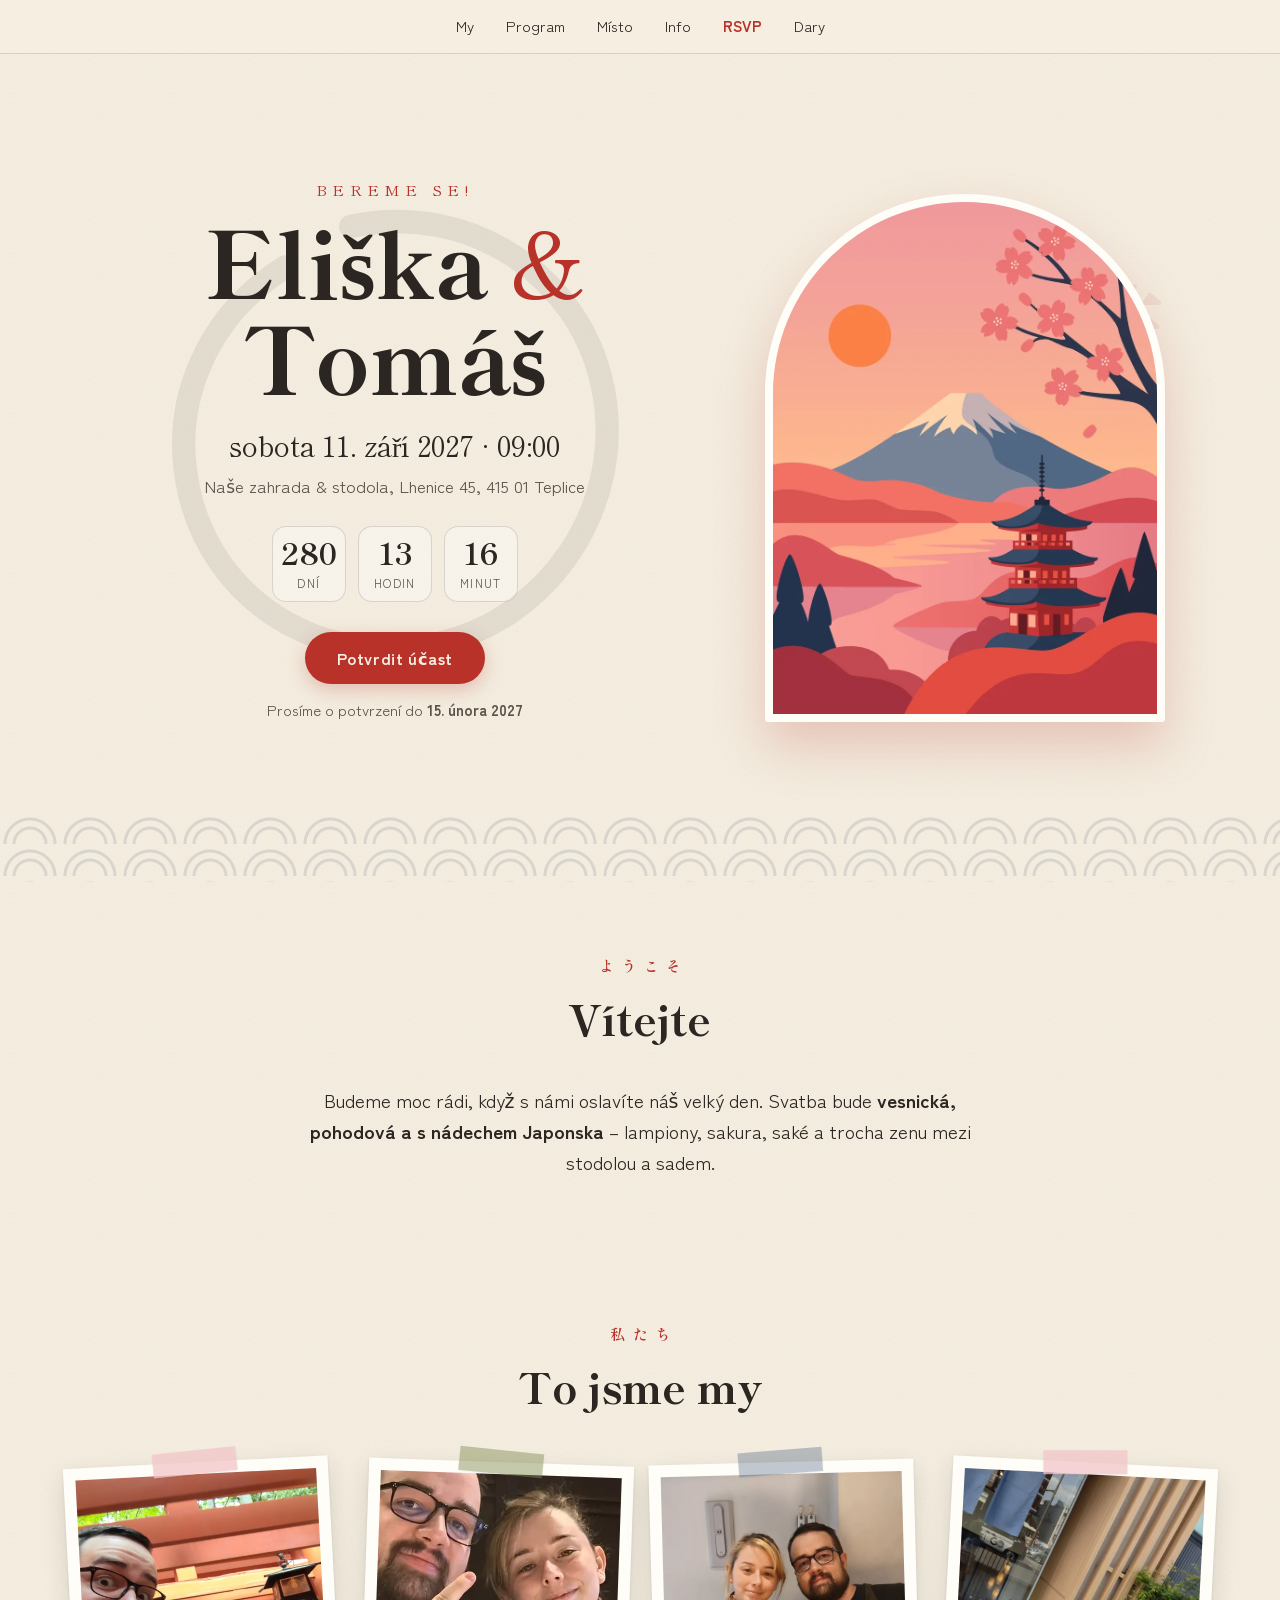
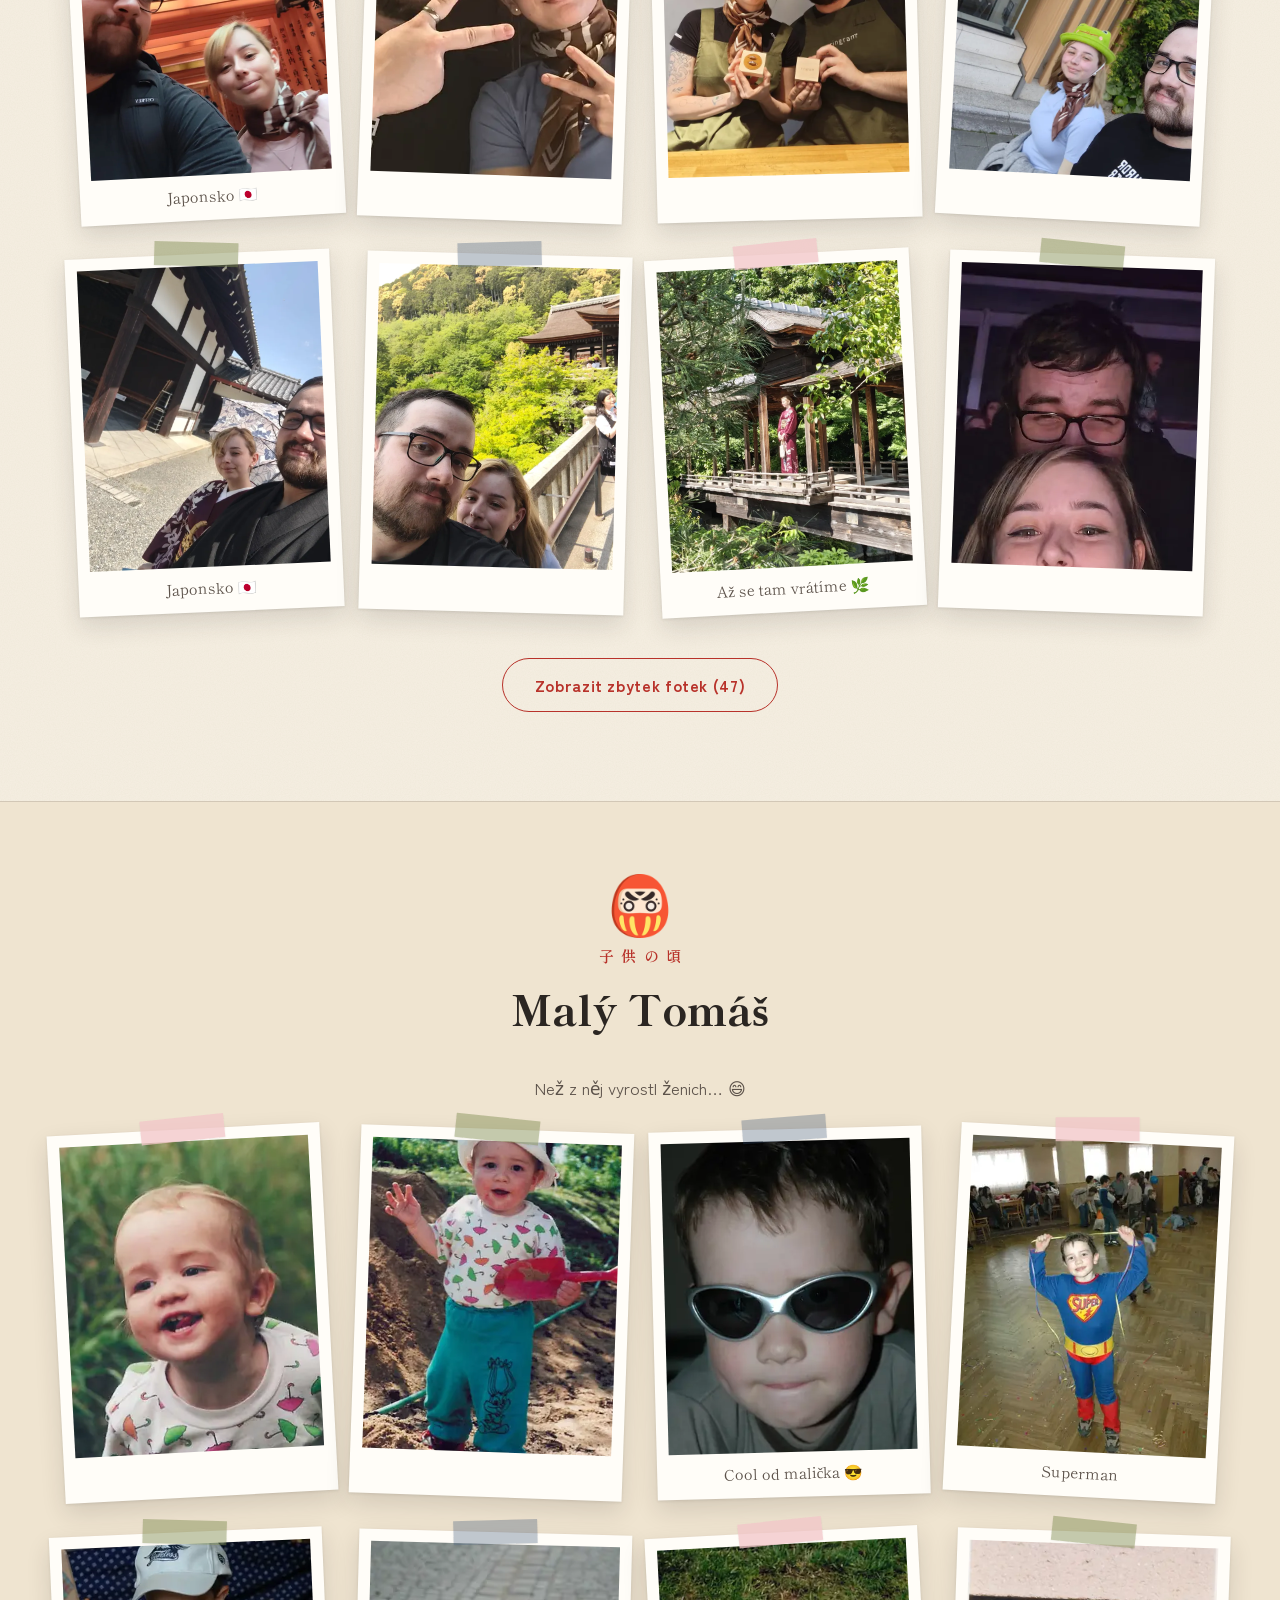
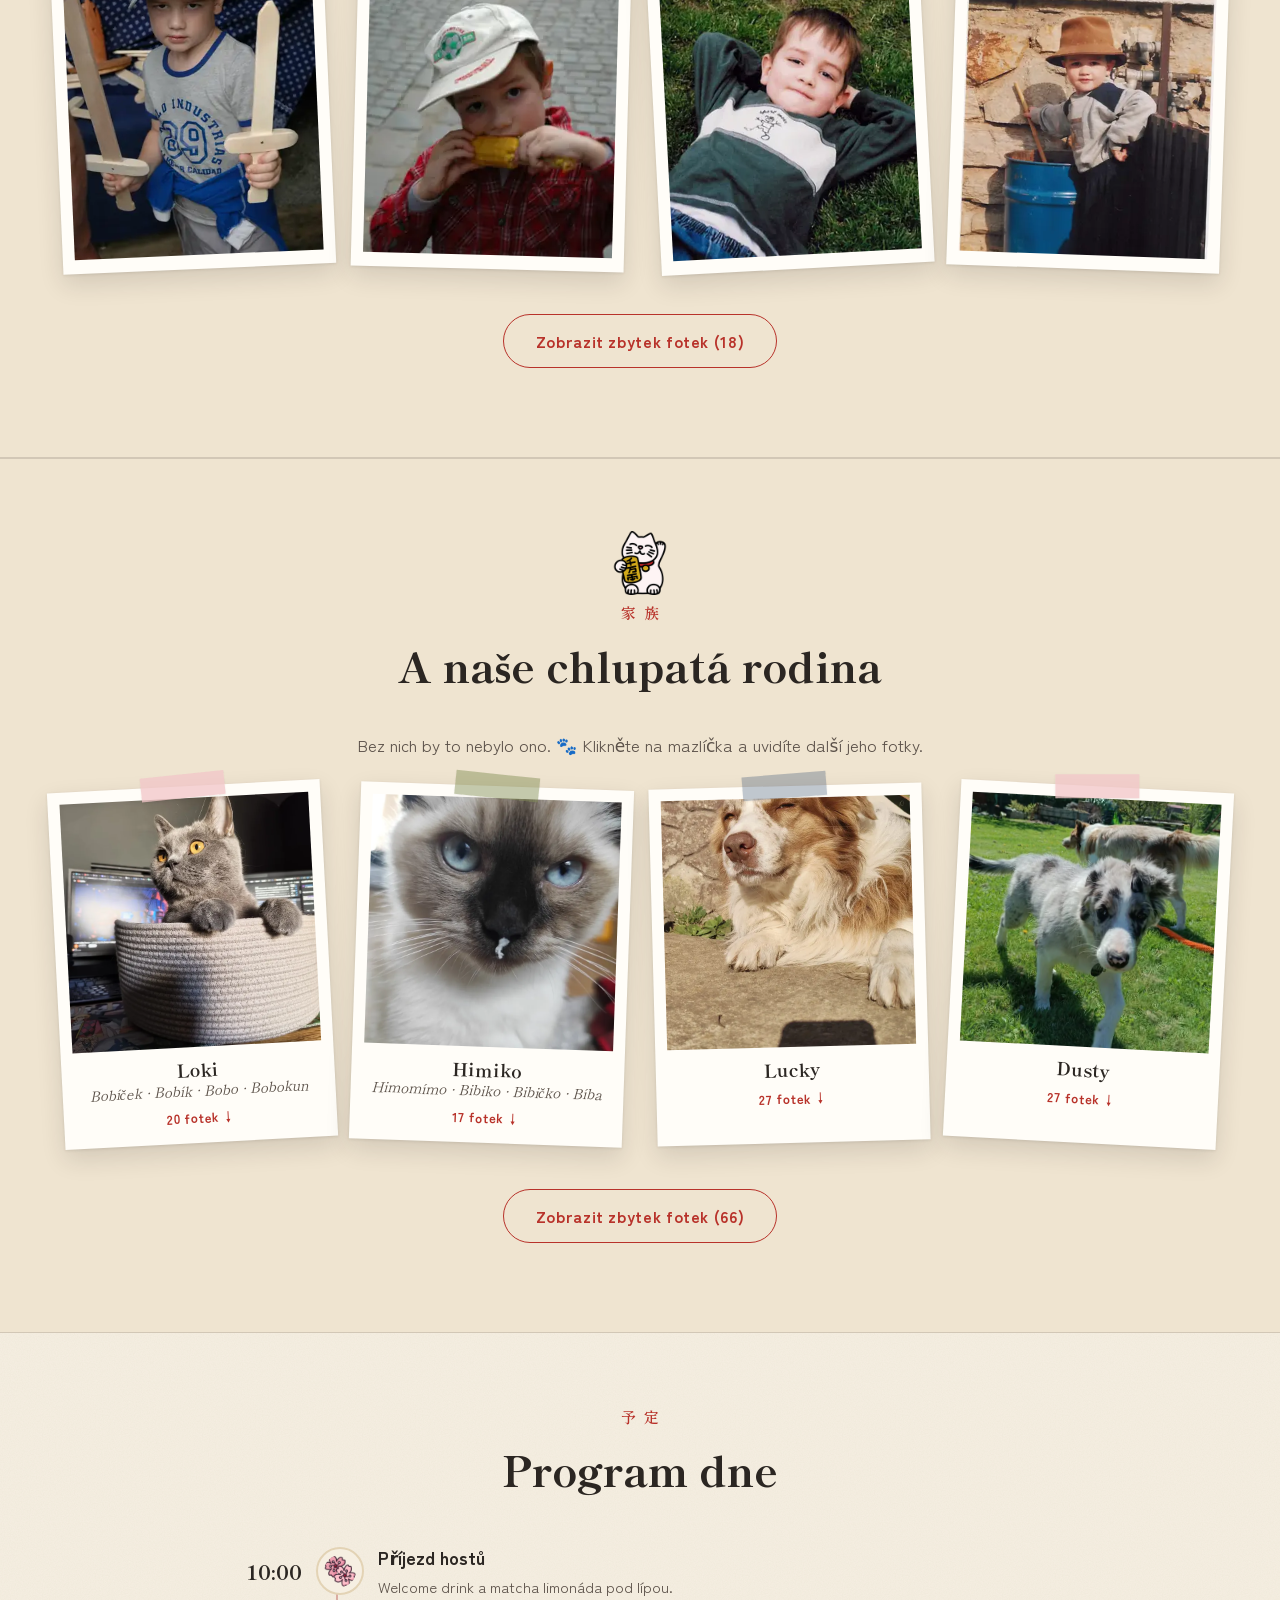
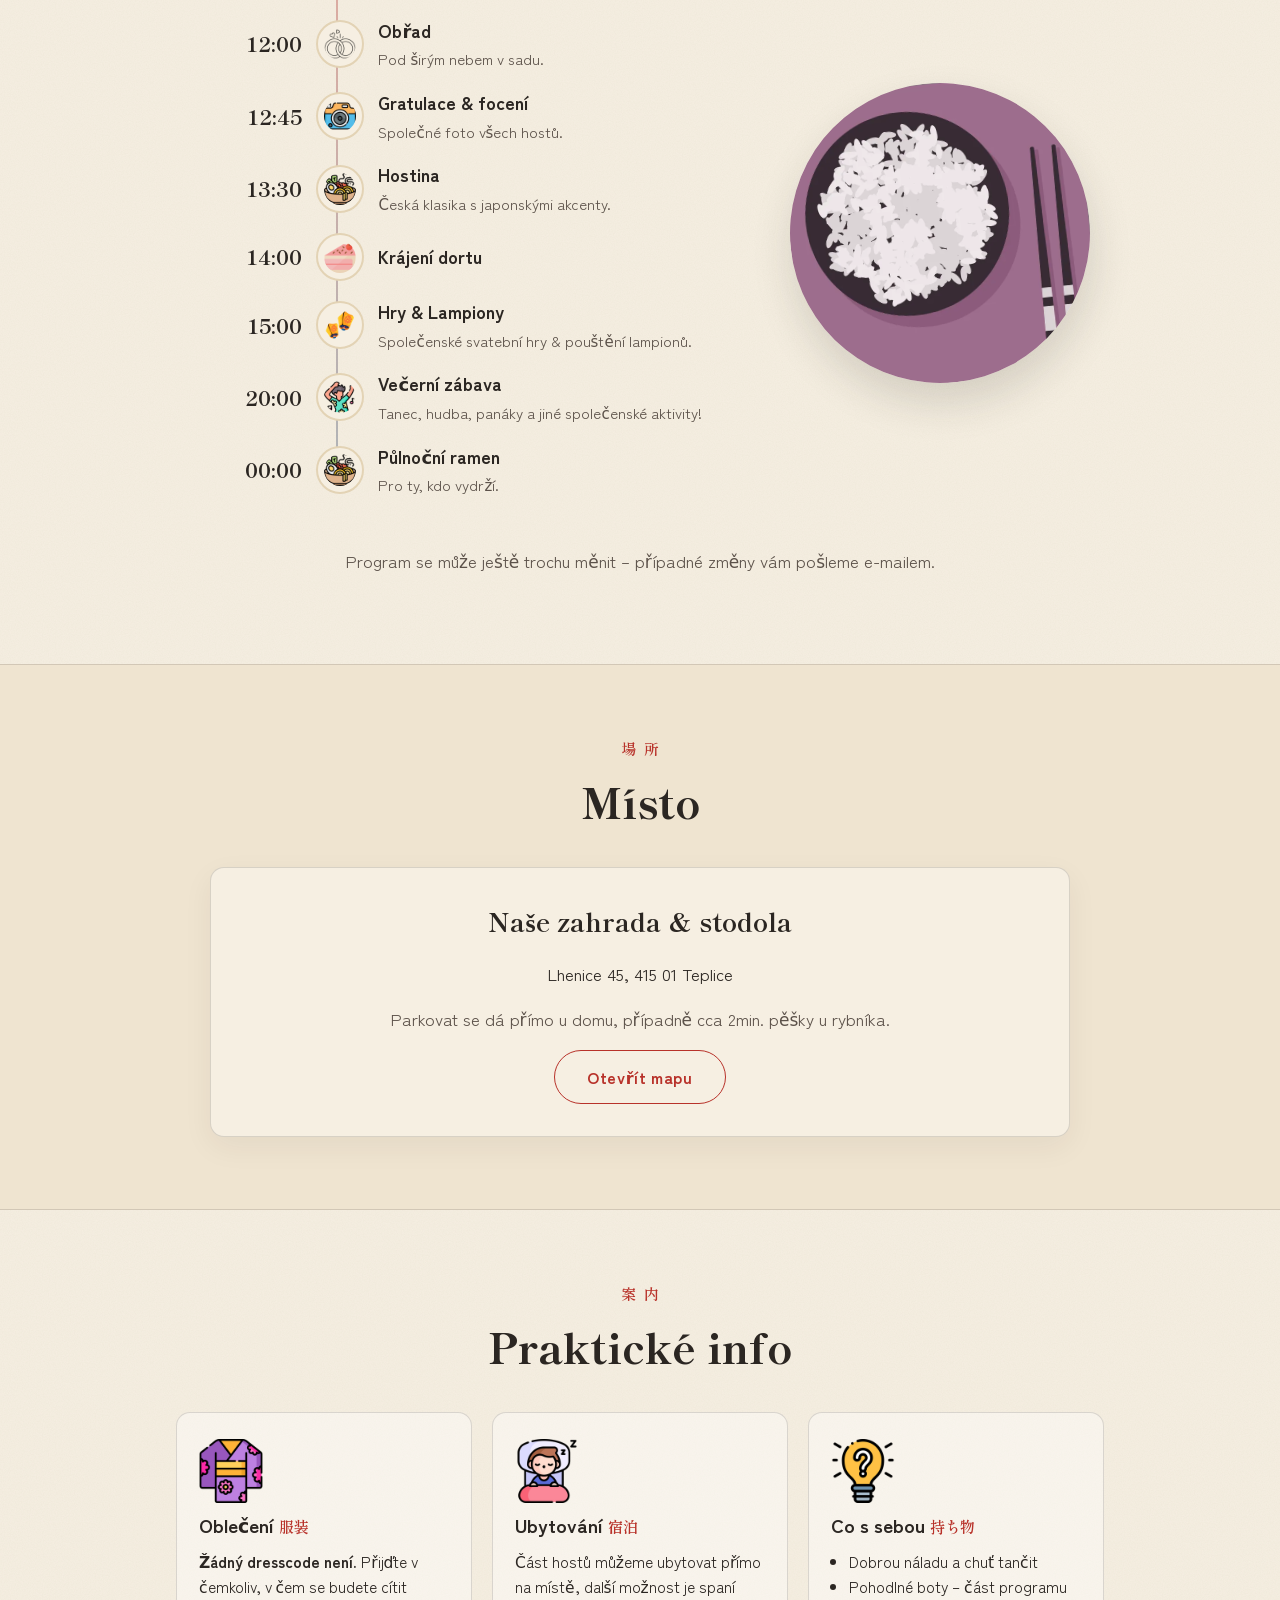
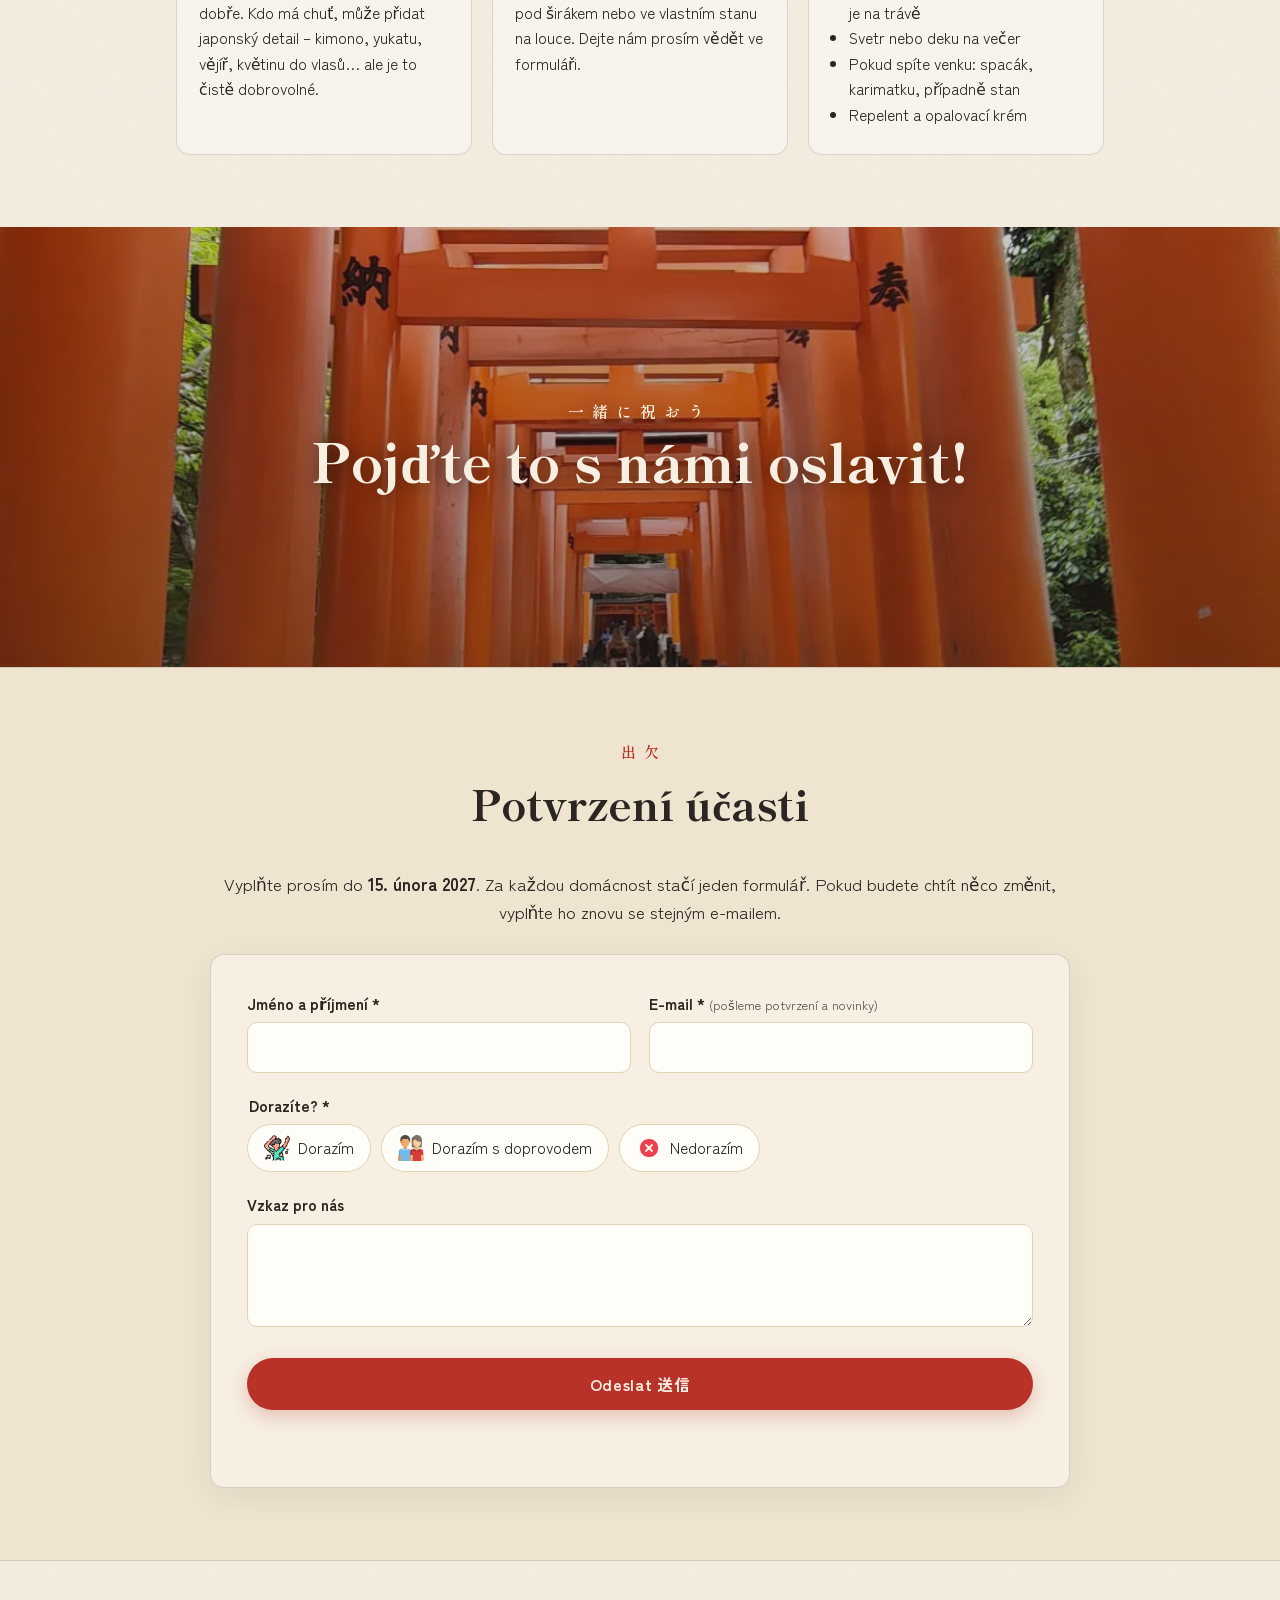
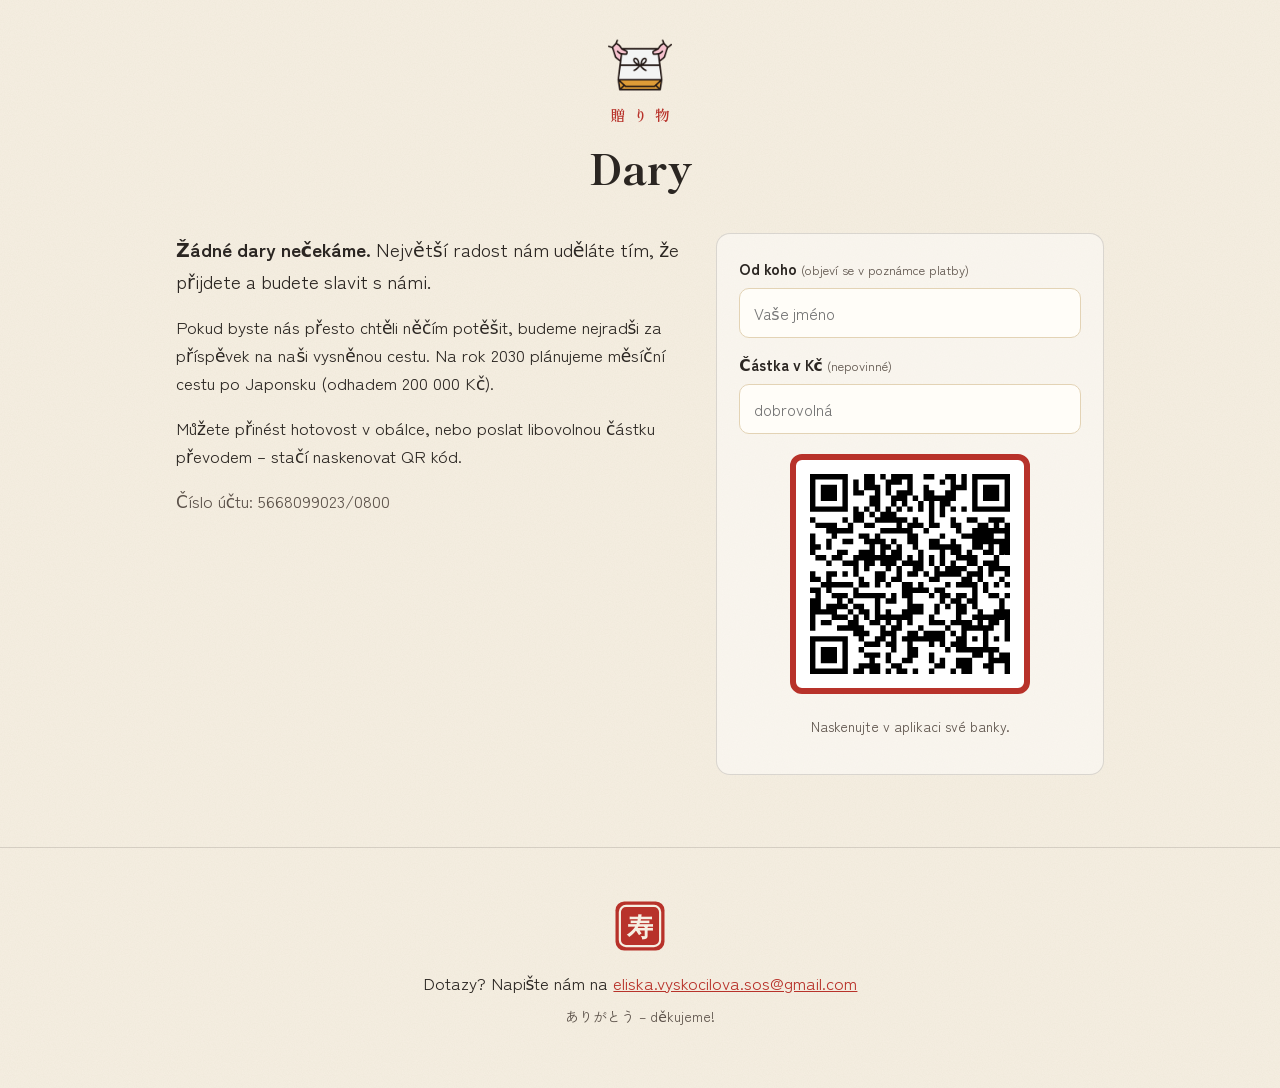
<file: index.html>
<!doctype html>
<html lang="cs">
<head>
  <meta charset="utf-8">
  <meta name="viewport" content="width=device-width, initial-scale=1">
  <title>Naše svatba</title>
  <meta name="description" content="Svatba na vesnici v japonském duchu – program, RSVP, písničky a informace pro hosty.">
  <link rel="icon" href="assets/hanko.svg" type="image/svg+xml">
  <link rel="preconnect" href="https://fonts.googleapis.com">
  <link rel="preconnect" href="https://fonts.gstatic.com" crossorigin>
  <link href="https://fonts.googleapis.com/css2?family=Shippori+Mincho:wght@400;600;800&family=Zen+Kaku+Gothic+New:wght@400;500;700&display=swap" rel="stylesheet">
  <link rel="stylesheet" href="style.css?v=8">
</head>
<body>
  <div class="petals" aria-hidden="true"></div>

  <nav class="nav" aria-label="Hlavní navigace">
    <a href="#my">My</a>
    <a href="#program">Program</a>
    <a href="#misto">Místo</a>
    <a href="#info">Info</a>
    <a href="#rsvp" class="nav-cta">RSVP</a>
    <a href="#dary">Dary</a>
  </nav>

  <!-- ===================== ÚVOD ===================== -->
  <header class="hero" id="top">
    <div class="hero-vertical" aria-hidden="true">結婚式</div>
    <div class="hero-grid">
    <div class="hero-inner">
      <svg class="enso" viewBox="0 0 200 200" aria-hidden="true">
        <path d="M100 18c46 0 82 36 82 80 0 46-38 84-84 84-44 0-80-34-80-78 0-36 22-64 54-76"
              fill="none" stroke="currentColor" stroke-width="9" stroke-linecap="round"/>
      </svg>
      <p class="hero-kicker">Bereme se!</p>
      <h1 class="hero-names"><span data-name="a">Jméno</span> <span class="amp">&amp;</span> <span data-name="b">Jméno</span></h1>
      <p class="hero-date" data-date>—</p>
      <p class="hero-place" data-place>—</p>
      <div class="countdown" data-countdown aria-live="polite"></div>
      <a class="btn" href="#rsvp">Potvrdit účast</a>
      <p class="hero-deadline">Prosíme o potvrzení do <strong data-deadline>—</strong></p>
    </div>
    <figure class="hero-art">
      <img src="assets/fuji.webp" alt="Ilustrace: hora Fudži, pagoda a kvetoucí sakura" width="825" height="1100">
    </figure>
    </div>
  </header>

  <main>
    <!-- ===================== POZVÁNÍ ===================== -->
    <section class="section intro">
      <h2 class="title"><span class="jp">ようこそ</span>Vítejte</h2>
      <p class="lead">
        Budeme moc rádi, když s námi oslavíte náš velký den. Svatba bude
        <strong>vesnická, pohodová a s nádechem Japonska</strong> – lampiony, sakura, saké
        a trocha zenu mezi stodolou a sadem.
      </p>
    </section>

    <!-- ===================== TO JSME MY ===================== -->
    <section class="section wide" id="my">
      <h2 class="title"><span class="jp">私たち</span>To jsme my</h2>
      <div class="polaroids" data-gallery="couple"></div>
      <p class="center more"><button type="button" class="btn btn-ghost" data-more="couple" aria-expanded="false" aria-controls="couple-rest">Zobrazit zbytek fotek</button></p>
      <div class="car-wrap" id="couple-rest" hidden></div>
    </section>

    <!-- ===================== MALÝ TOMÁŠ ===================== -->
    <section class="section paper wide" id="tomas">
      <h2 class="title"><img class="title-icon" src="assets/icons/daruma.png" alt="" width="64" height="64"><span class="jp">子供の頃</span>Malý Tomáš</h2>
      <p class="center muted">Než z něj vyrostl ženich… 😄</p>
      <div class="polaroids" data-gallery="tomas"></div>
      <p class="center more"><button type="button" class="btn btn-ghost" data-more="tomas" aria-expanded="false" aria-controls="tomas-rest">Zobrazit zbytek fotek</button></p>
      <div class="car-wrap" id="tomas-rest" hidden></div>
    </section>

    <!-- ===================== VIDEA (skryté, dokud nejsou v config.js) ===================== -->
    <section class="section wide" id="videa" hidden>
      <h2 class="title"><img class="title-icon" src="assets/icons/obrad.png" alt="" width="64" height="64"><span class="jp">物語</span>Náš příběh</h2>
      <p class="center muted" data-videos-intro></p>
      <div class="polaroids videos" data-videos></div>
    </section>

    <!-- ===================== MAZLÍČCI ===================== -->
    <section class="section paper wide" id="mazlicci">
      <h2 class="title"><img class="title-icon" src="assets/icons/maneki.png" alt="" width="64" height="64"><span class="jp">家族</span>A naše chlupatá rodina</h2>
      <p class="center muted">Bez nich by to nebylo ono. 🐾 Klikněte na mazlíčka a uvidíte další jeho fotky.</p>
      <div class="polaroids pets" data-pets></div>
      <div class="car-wrap" id="pets-more" hidden></div>
      <p class="center more"><button type="button" class="btn btn-ghost" data-more="pets" aria-expanded="false" aria-controls="pets-rest">Zobrazit zbytek fotek</button></p>
      <div class="car-wrap" id="pets-rest" hidden></div>
    </section>

    <!-- ===================== PROGRAM ===================== -->
    <section class="section" id="program">
      <h2 class="title"><span class="jp">予定</span>Program dne</h2>
      <div class="program-wrap">
        <ol class="timeline" data-schedule></ol>
        <img class="program-art" src="assets/ryze.webp" alt="" width="700" height="700" loading="lazy">
      </div>
      <p class="muted center">Program se může ještě trochu měnit – případné změny vám pošleme e-mailem.</p>
    </section>

    <!-- ===================== MÍSTO ===================== -->
    <section class="section paper" id="misto">
      <h2 class="title"><span class="jp">場所</span>Místo</h2>
      <div class="place-card">
        <h3 data-place-name>—</h3>
        <p data-place-address>—</p>
        <p class="muted" data-place-note></p>
        <a class="btn btn-ghost" data-place-map href="#" target="_blank" rel="noopener">Otevřít mapu</a>
      </div>
    </section>

    <!-- ===================== INFO ===================== -->
    <section class="section" id="info">
      <h2 class="title"><span class="jp">案内</span>Praktické info</h2>
      <div class="cards">
        <article class="card">
          <img class="card-icon" src="assets/icons/obleceni.png" alt="" width="64" height="64">
          <h3>Oblečení <span class="jp-sm">服装</span></h3>
          <p><strong>Žádný dresscode není.</strong> Přijďte v čemkoliv, v čem se budete cítit dobře.
            Kdo má chuť, může přidat japonský detail – kimono, yukatu, vějíř, květinu do vlasů… ale je to čistě dobrovolné.</p>
        </article>
        <article class="card">
          <img class="card-icon" src="assets/icons/ubytovani.png" alt="" width="64" height="64">
          <h3>Ubytování <span class="jp-sm">宿泊</span></h3>
          <p>Část hostů můžeme ubytovat přímo na místě, další možnost je spaní pod širákem
            nebo ve vlastním stanu na louce. Dejte nám prosím vědět ve formuláři.</p>
        </article>
        <article class="card">
          <img class="card-icon" src="assets/icons/s-sebou.png" alt="" width="64" height="64">
          <h3>Co s sebou <span class="jp-sm">持ち物</span></h3>
          <ul data-bring></ul>
        </article>
      </div>
    </section>

    <!-- ===================== BANNER ===================== -->
    <div class="banner" role="img" aria-label="Brány torii v Japonsku">
      <p class="banner-text"><span class="jp">一緒に祝おう</span>Pojďte to s námi oslavit!</p>
    </div>

    <!-- ===================== RSVP ===================== -->
    <section class="section paper" id="rsvp">
      <h2 class="title"><span class="jp">出欠</span>Potvrzení účasti</h2>
      <p class="center">Vyplňte prosím do <strong data-deadline>—</strong>. Za každou domácnost stačí jeden formulář.
        Pokud budete chtít něco změnit, vyplňte ho znovu se stejným e-mailem.</p>

      <form class="rsvp" id="rsvp-form" novalidate>
        <!-- past na roboty -->
        <label class="hp" aria-hidden="true">Web <input type="text" name="website" tabindex="-1" autocomplete="off"></label>

        <div class="field-row">
          <label class="field">
            <span>Jméno a příjmení *</span>
            <input type="text" name="name" required autocomplete="name" maxlength="100">
          </label>
          <label class="field">
            <span>E-mail * <small>(pošleme potvrzení a novinky)</small></span>
            <input type="email" name="email" required autocomplete="email" maxlength="120">
          </label>
        </div>

        <fieldset class="field">
          <legend>Dorazíte? *</legend>
          <div class="choices">
            <label class="choice"><input type="radio" name="attendance" value="yes" required><span><img src="assets/icons/dorazim.png" alt="" width="28" height="28">Dorazím</span></label>
            <label class="choice"><input type="radio" name="attendance" value="plus"><span><img src="assets/icons/doprovod.png" alt="" width="28" height="28">Dorazím s doprovodem</span></label>
            <label class="choice"><input type="radio" name="attendance" value="no"><span><img src="assets/icons/nedorazim.png" alt="" width="28" height="28">Nedorazím</span></label>
          </div>
        </fieldset>

        <div class="reveal" data-show-if="plus">
          <div class="field-row">
            <label class="field field-narrow">
              <span>Počet osob doprovodu *</span>
              <input type="number" name="companions" min="1" max="10" value="1" inputmode="numeric">
            </label>
            <label class="field">
              <span>Jména doprovodu <small>(a věk u dětí)</small></span>
              <input type="text" name="companionNames" maxlength="300" placeholder="např. Petra, Tonda (6 let)">
            </label>
          </div>
        </div>

        <div class="reveal" data-show-if="yes plus">
          <fieldset class="field">
            <legend>Přespání *</legend>
            <div class="choices">
              <label class="choice"><input type="radio" name="accommodation" value="yes"><span><img src="assets/icons/hotel.png" alt="" width="28" height="28">Ano, chci ubytování</span></label>
              <label class="choice"><input type="radio" name="accommodation" value="no"><span><img src="assets/icons/auto.png" alt="" width="28" height="28">Ne, pojedu domů</span></label>
              <label class="choice"><input type="radio" name="accommodation" value="open"><span><img src="assets/icons/sirak.png" alt="" width="28" height="28">Pod širákem</span></label>
              <label class="choice"><input type="radio" name="accommodation" value="tent"><span><img src="assets/icons/stan.png" alt="" width="28" height="28">Ve stanu</span></label>
            </div>
          </fieldset>

          <fieldset class="field music" id="hudba">
            <legend><span class="jp-sm">音楽</span> Vaše písničky</legend>
            <p class="muted">Vyberte jednu nebo dvě písničky, které během svatby zazní. Pomůžete nám s playlistem!</p>
            <label class="field">
              <span>Písnička č. 1</span>
              <input type="text" name="song1" maxlength="200" placeholder="Interpret – Název (nebo odkaz na Spotify/YouTube)">
            </label>
            <label class="field">
              <span>Písnička č. 2</span>
              <input type="text" name="song2" maxlength="200" placeholder="Interpret – Název">
            </label>
          </fieldset>

          <label class="field">
            <span>Strava, alergie, omezení</span>
            <input type="text" name="diet" maxlength="300" placeholder="např. vegetarián, bez lepku…">
          </label>
        </div>

        <label class="field">
          <span>Vzkaz pro nás</span>
          <textarea name="message" rows="3" maxlength="1000"></textarea>
        </label>

        <button class="btn btn-submit" type="submit">Odeslat 送信</button>
        <p class="form-status" role="status" aria-live="polite"></p>
      </form>
    </section>

    <!-- ===================== DARY ===================== -->
    <section class="section" id="dary">
      <h2 class="title"><img class="title-icon" src="assets/icons/dar.png" alt="" width="64" height="64"><span class="jp">贈り物</span>Dary</h2>
      <div class="gift">
        <div class="gift-text">
          <p class="lead"><strong>Žádné dary nečekáme.</strong> Největší radost nám uděláte tím, že přijdete a budete slavit s námi.</p>
          <p>Pokud byste nás přesto chtěli něčím potěšit, budeme nejradši za příspěvek na
            naši vysněnou cestu. <span data-trip-note></span></p>
          <p>Můžete přinést hotovost v obálce, nebo poslat libovolnou částku převodem – stačí naskenovat QR kód.</p>
          <p class="muted" data-account></p>
        </div>
        <div class="gift-qr">
          <label class="field">
            <span>Od koho <small>(objeví se v poznámce platby)</small></span>
            <input type="text" id="gift-from" maxlength="40" placeholder="Vaše jméno">
          </label>
          <label class="field">
            <span>Částka v Kč <small>(nepovinné)</small></span>
            <input type="number" id="gift-amount" min="0" step="100" placeholder="dobrovolná" inputmode="numeric">
          </label>
          <div class="qr-frame"><div id="qr"></div></div>
          <p class="muted small" id="qr-hint">Naskenujte v aplikaci své banky.</p>
        </div>
      </div>
    </section>
  </main>

  <footer class="footer">
    <img src="assets/hanko.svg" alt="" width="56" height="56">
    <p>Dotazy? Napište nám na <a data-contact href="#">—</a></p>
    <p class="muted small">ありがとう – děkujeme!</p>
  </footer>

  <script src="assets/qrcode.js?v=8"></script>
  <!-- config.js se načítá vždy čerstvý (upravujete ho na GitHubu a nesmí zůstat ve staré cache) -->
  <script>document.write('<script src="config.js?t=' + Date.now() + '"><\/script>');</script>
  <script src="gallery-data.js?v=8"></script>
  <script src="lightbox.js?v=8"></script>
  <script src="app.js?v=8"></script>
</body>
</html>
</file>
<file: style.css>
/* ============ Barvy: washi papír, sumi inkoust, shu červená, ai indigo ============ */
:root {
  --washi: #f6efe2;
  --washi-2: #efe4d0;
  --kraft: #e3d3b5;
  --sumi: #2b2622;
  --sumi-soft: #5c524a;
  --shu: #b8322a;
  --shu-dark: #8f241e;
  --ai: #2f4a6d;
  --matcha: #7c8b4f;
  --sakura: #f2c6c9;
  --line: rgba(43, 38, 34, .15);
  --radius: 14px;
  --serif: 'Shippori Mincho', 'Noto Serif JP', Georgia, serif;
  --sans: 'Zen Kaku Gothic New', system-ui, -apple-system, 'Segoe UI', sans-serif;
}

* { box-sizing: border-box; }
html { scroll-behavior: smooth; }
body {
  margin: 0;
  font-family: var(--sans);
  font-size: 17px;
  line-height: 1.65;
  color: var(--sumi);
  background-color: var(--washi);
  /* jemná textura papíru */
  background-image:
    url("data:image/svg+xml,%3Csvg xmlns='http://www.w3.org/2000/svg' width='160' height='160'%3E%3Cfilter id='n'%3E%3CfeTurbulence type='fractalNoise' baseFrequency='.85' numOctaves='3' stitchTiles='stitch'/%3E%3CfeColorMatrix values='0 0 0 0 .35 0 0 0 0 .28 0 0 0 0 .2 0 0 0 .07 0'/%3E%3C/filter%3E%3Crect width='100%25' height='100%25' filter='url(%23n)'/%3E%3C/svg%3E");
}
a { color: var(--shu); }
img { max-width: 100%; }

/* ============ Navigace ============ */
.nav {
  position: sticky; top: 0; z-index: 20;
  display: flex; justify-content: center; gap: clamp(10px, 3vw, 28px); flex-wrap: wrap;
  padding: 10px 16px;
  background: rgba(246, 239, 226, .88);
  backdrop-filter: blur(6px);
  border-bottom: 1px solid var(--line);
  font-size: 15px;
}
.nav a { color: var(--sumi); text-decoration: none; padding: 4px 2px; }
.nav a:hover { color: var(--shu); }
.nav-cta { color: var(--shu) !important; font-weight: 700; }

/* ============ Úvod ============ */
.hero {
  position: relative;
  min-height: 92vh;
  display: grid; place-items: center;
  text-align: center;
  padding: 60px 16px 80px;
  overflow: hidden;
}
.hero::after { /* seigaiha – vlnky dole */
  content: ''; position: absolute; left: 0; right: 0; bottom: 0; height: 70px;
  background:
    radial-gradient(circle at 50% 100%, transparent 14px, var(--ai) 15px, var(--ai) 17px, transparent 18px,
      transparent 23px, var(--ai) 24px, var(--ai) 26px, transparent 27px) 0 0 / 60px 32px;
  opacity: .14;
}
.hero-vertical {
  position: absolute; right: clamp(8px, 6vw, 80px); top: 50%; transform: translateY(-50%);
  writing-mode: vertical-rl;
  font-family: var(--serif); font-weight: 800;
  font-size: clamp(48px, 9vw, 120px);
  color: var(--shu); opacity: .08;
  letter-spacing: .1em;
  pointer-events: none;
}
.hero-grid {
  position: relative; width: 100%; max-width: 1100px;
  display: grid; grid-template-columns: 1.15fr .85fr; gap: 40px; align-items: center;
}
.hero-inner { position: relative; max-width: 720px; justify-self: center; }
.hero-art { margin: 0; justify-self: center; width: min(400px, 100%); }
.hero-art img {
  display: block; width: 100%; height: auto;
  border-radius: 999px 999px 18px 18px; /* tvar oblouku / okna */
  border: 8px solid #fffdf8; box-shadow: 0 24px 50px rgba(184, 50, 42, .22);
}
.enso {
  position: absolute; left: 50%; top: 46%; transform: translate(-50%, -50%) rotate(-12deg);
  width: min(520px, 92vw); color: var(--sumi); opacity: .08; z-index: -1;
}
.hero-kicker {
  font-family: var(--serif); letter-spacing: .35em; text-transform: uppercase;
  color: var(--shu); margin: 0 0 8px; font-size: 15px;
}
.hero-names {
  font-family: var(--serif); font-weight: 800;
  font-size: clamp(42px, 9vw, 92px); line-height: 1.05; margin: 0 0 18px;
}
.amp { color: var(--shu); font-weight: 400; }
.hero-date { font-family: var(--serif); font-size: clamp(20px, 3.4vw, 28px); margin: 0; }
.hero-place { color: var(--sumi-soft); margin: 4px 0 26px; }
.hero-deadline { color: var(--sumi-soft); font-size: 15px; margin-top: 14px; }

.countdown { display: flex; justify-content: center; gap: 12px; margin: 0 0 30px; flex-wrap: wrap; }
.countdown div {
  min-width: 74px; padding: 10px 8px 6px;
  border: 1px solid var(--line); border-radius: var(--radius);
  background: rgba(255,255,255,.35);
}
.countdown b { display: block; font-family: var(--serif); font-size: 30px; line-height: 1; }
.countdown span { font-size: 12px; color: var(--sumi-soft); text-transform: uppercase; letter-spacing: .1em; }

/* ============ Tlačítka ============ */
.btn {
  display: inline-block; cursor: pointer;
  font: 700 16px var(--sans); letter-spacing: .04em;
  color: var(--washi); background: var(--shu);
  border: 0; border-radius: 999px;
  padding: 14px 32px; text-decoration: none;
  box-shadow: 0 6px 18px rgba(184, 50, 42, .25);
  transition: transform .15s, background .15s;
}
.btn:hover { background: var(--shu-dark); transform: translateY(-1px); }
.btn:disabled { opacity: .6; cursor: progress; transform: none; }
.btn-ghost { background: transparent; color: var(--shu); border: 1.5px solid var(--shu); box-shadow: none; }
.btn-ghost:hover { background: var(--shu); color: var(--washi); }

/* ============ Sekce ============ */
.section { max-width: 960px; margin: 0 auto; padding: 72px 16px; }
.section.paper {
  max-width: none;
  background: var(--washi-2);
  border-top: 1px solid var(--line); border-bottom: 1px solid var(--line);
}
.section.paper > * { max-width: 860px; margin-left: auto; margin-right: auto; }
.title {
  font-family: var(--serif); font-weight: 800; text-align: center;
  font-size: clamp(30px, 5vw, 42px); margin: 0 0 32px;
}
.title-icon { display: block; width: 64px; height: 64px; margin: 0 auto 6px; }
.title .jp {
  display: block; font-size: 15px; letter-spacing: .5em; color: var(--shu); font-weight: 600;
  margin-bottom: 4px; padding-left: .5em;
}
.jp-sm { font-family: var(--serif); color: var(--shu); font-size: .8em; font-weight: 600; }
.lead { font-size: 19px; text-align: center; max-width: 680px; margin: 0 auto; }
.center { text-align: center; }
.muted { color: var(--sumi-soft); }
.small { font-size: 14px; }

/* ============ Program ============ */
.program-wrap { display: grid; grid-template-columns: 1fr 300px; gap: 40px; align-items: center; max-width: 900px; margin: 0 auto; }
.program-art { width: 100%; height: auto; border-radius: 50%; box-shadow: 0 20px 40px rgba(43,38,34,.15); transform: rotate(-6deg); }
.timeline { list-style: none; padding: 0; margin: 0 auto 24px; max-width: 620px; position: relative; }
.timeline::before {
  content: ''; position: absolute; left: 98px; top: 20px; bottom: 20px; width: 2px;
  background: linear-gradient(var(--shu), var(--ai)); opacity: .35;
}
.timeline li { display: grid; grid-template-columns: 64px 48px 1fr; gap: 14px; align-items: center; padding: 8px 0; position: relative; }
.tl-icon {
  width: 48px; height: 48px; padding: 6px; position: relative;
  background: var(--washi); border: 2px solid var(--kraft); border-radius: 50%;
}
.tl-dot { justify-self: center; width: 14px; height: 14px; background: var(--washi); border: 3px solid var(--shu); border-radius: 50%; position: relative; }
.timeline time { font-family: var(--serif); font-weight: 800; font-size: 20px; text-align: right; }
.timeline h3 { margin: 0; font-size: 18px; }
.timeline p { margin: 2px 0 0; color: var(--sumi-soft); font-size: 15px; }

/* ============ Místo ============ */
.place-card {
  text-align: center; padding: 32px 24px;
  background: var(--washi); border: 1px solid var(--line); border-radius: var(--radius);
  box-shadow: 0 10px 30px rgba(43,38,34,.06);
}
.place-card h3 { font-family: var(--serif); font-size: 26px; margin: 0 0 4px; }

/* ============ Karty ============ */
.cards { display: grid; grid-template-columns: repeat(auto-fit, minmax(250px, 1fr)); gap: 20px; }
.card {
  padding: 26px 22px; background: rgba(255,255,255,.4);
  border: 1px solid var(--line); border-radius: var(--radius);
}
.card h3 { margin: 6px 0 8px; font-size: 19px; }
.card p, .card ul { margin: 0; font-size: 15.5px; }
.card ul { padding-left: 18px; }
.card-icon { width: 64px; height: 64px; display: block; }

/* ============ Formulář ============ */
.rsvp {
  margin-top: 28px; padding: clamp(20px, 4vw, 36px);
  background: var(--washi); border: 1px solid var(--line); border-radius: var(--radius);
  box-shadow: 0 10px 30px rgba(43,38,34,.07);
}
.field { display: block; border: 0; padding: 0; margin: 0 0 20px; min-width: 0; }
.field > span, .field > legend { display: block; font-weight: 700; margin-bottom: 6px; font-size: 15.5px; }
.field small { font-weight: 400; color: var(--sumi-soft); }
.field-row { display: grid; grid-template-columns: repeat(auto-fit, minmax(240px, 1fr)); gap: 0 18px; }
.field-row .field-narrow { max-width: 220px; }
input[type=text], input[type=email], input[type=number], textarea {
  width: 100%; font: inherit; font-size: 16px; color: var(--sumi);
  padding: 11px 14px; background: #fffdf8;
  border: 1.5px solid var(--kraft); border-radius: 10px;
  transition: border-color .15s, box-shadow .15s;
}
input:focus, textarea:focus { outline: none; border-color: var(--shu); box-shadow: 0 0 0 3px rgba(184,50,42,.15); }
.invalid input, input.invalid { border-color: var(--shu); }

.choices { display: flex; flex-wrap: wrap; gap: 10px; }
.choice { position: relative; cursor: pointer; }
.choice input { position: absolute; opacity: 0; pointer-events: none; }
.choice span {
  display: inline-flex; align-items: center; gap: 8px; padding: 10px 16px;
  border: 1.5px solid var(--kraft); border-radius: 999px; background: #fffdf8;
  transition: all .15s; font-size: 15.5px;
}
.choice span img { width: 26px; height: 26px; flex: none; }
.choice input:checked + span img { filter: drop-shadow(0 0 2px rgba(255,255,255,.9)); }
.choice:hover span { border-color: var(--shu); }
.choice input:checked + span { background: var(--shu); border-color: var(--shu); color: var(--washi); }
.choice input:focus-visible + span { box-shadow: 0 0 0 3px rgba(184,50,42,.25); }

.music {
  padding: 18px; border: 1.5px dashed var(--kraft) !important; border-radius: var(--radius);
  background: rgba(124,139,79,.06);
}
.music legend { padding: 0 6px; }
.music .field:last-child { margin-bottom: 0; }

.reveal { display: none; }
.reveal.on { display: block; animation: fade .3s ease; }
@keyframes fade { from { opacity: 0; transform: translateY(-4px); } to { opacity: 1; transform: none; } }

.hp { position: absolute; left: -9999px; }
.btn-submit { width: 100%; margin-top: 4px; }
.form-status { min-height: 1.6em; margin: 14px 0 0; text-align: center; font-weight: 700; }
.form-status.ok { color: var(--matcha); }
.form-status.err { color: var(--shu); }

/* ============ Dary ============ */
.gift { display: grid; grid-template-columns: 1.3fr 1fr; gap: 36px; align-items: start; }
.gift .lead { text-align: left; margin-bottom: 14px; }
.gift-qr {
  padding: 22px; background: rgba(255,255,255,.45);
  border: 1px solid var(--line); border-radius: var(--radius); text-align: center;
}
.gift-qr .field { text-align: left; margin-bottom: 14px; }
.qr-frame {
  display: inline-block; padding: 14px; background: #fff; border-radius: 12px;
  border: 6px solid var(--shu); margin-top: 6px;
}
#qr svg { display: block; width: 200px; height: 200px; }
#qr .qr-empty { width: 200px; height: 200px; display: grid; place-items: center; color: var(--sumi-soft); font-size: 14px; padding: 12px; }


/* ============ Fotky – polaroidy ============ */
.section.wide { max-width: 1180px; }
.section.paper.wide { max-width: none; }
.section.paper.wide > * { max-width: 1180px; }
.polaroids {
  display: grid; grid-template-columns: repeat(auto-fill, minmax(220px, 1fr));
  gap: 34px 26px; padding: 10px 6px; margin-top: 10px;
}
.polaroid {
  margin: 0; padding: 12px 12px 14px; background: #fffdf8;
  box-shadow: 0 10px 24px rgba(43,38,34,.14), 0 1px 3px rgba(43,38,34,.1);
  transform: rotate(var(--tilt, 0deg));
  transition: transform .25s, box-shadow .25s;
  position: relative;
}
.polaroid::before { /* kousek washi pásky */
  content: ''; position: absolute; top: -12px; left: 50%; width: 84px; height: 24px;
  transform: translateX(-50%) rotate(-3deg);
  background: rgba(242, 198, 201, .75);
  box-shadow: 0 1px 2px rgba(0,0,0,.06);
}
.polaroid:nth-child(3n+2)::before { background: rgba(124, 139, 79, .45); transform: translateX(-50%) rotate(4deg); }
.polaroid:nth-child(3n)::before { background: rgba(47, 74, 109, .3); }
.polaroid:hover { transform: rotate(0deg) scale(1.03); box-shadow: 0 18px 36px rgba(43,38,34,.2); z-index: 2; }
.polaroid button { display: block; width: 100%; padding: 0; border: 0; background: none; cursor: zoom-in; }
.polaroid img { display: block; width: 100%; aspect-ratio: 4 / 5; object-fit: cover; }
.polaroid figcaption {
  text-align: center; padding-top: 10px; font-family: var(--serif); font-size: 16px; line-height: 1.35;
}
.polaroid figcaption b { display: block; font-size: 18px; }
.polaroid figcaption span { color: var(--sumi-soft); font-size: 15px; }
.pets .polaroid img { aspect-ratio: 1; display: block; width: 100%; object-fit: cover; }
.pet > button { display: block; width: 100%; padding: 0; border: 0; background: none; cursor: pointer; }
.pet.active { box-shadow: 0 0 0 4px var(--shu), 0 18px 36px rgba(43,38,34,.2); transform: rotate(0deg) scale(1.03); }
.pet .alias { display: block; font-size: 14px; font-style: italic; }
.pet .pet-more {
  margin-top: 6px; padding: 2px 8px; border: 0; background: none; cursor: pointer;
  font: 700 13px var(--sans); color: var(--shu);
}
.more { margin-top: 36px; }

/* ============ Videa ============ */
.videos { grid-template-columns: repeat(auto-fill, minmax(240px, 1fr)); }
.video-card > button { position: relative; display: block; width: 100%; padding: 0; border: 0; background: var(--sumi); cursor: pointer; }
.video-card img, .video-blank { display: block; width: 100%; aspect-ratio: 4 / 5; object-fit: cover; }
.video-blank { background: linear-gradient(135deg, var(--ai), var(--shu)); }
.play {
  position: absolute; left: 50%; top: 50%; width: 68px; height: 68px; transform: translate(-50%, -50%);
  border-radius: 50%; background: rgba(184, 50, 42, .92); box-shadow: 0 6px 20px rgba(0,0,0,.35);
  transition: transform .2s;
}
.play::after {
  content: ''; position: absolute; left: 27px; top: 21px;
  border-style: solid; border-width: 13px 0 13px 21px; border-color: transparent transparent transparent var(--washi);
}
.video-card:hover .play { transform: translate(-50%, -50%) scale(1.1); }
.video-len {
  position: absolute; right: 8px; bottom: 8px; padding: 1px 7px; border-radius: 6px;
  background: rgba(0,0,0,.7); color: #fff; font-size: 13px;
}

/* ============ Carousel ============ */
.car-wrap { margin-top: 30px; }
.car-title { text-align: center; font-family: var(--serif); font-weight: 800; font-size: 22px; margin: 0 0 4px; }
.car { position: relative; }
.car-track {
  display: flex; gap: 22px; overflow-x: auto; scroll-snap-type: x mandatory;
  padding: 26px 8px 22px; scrollbar-width: thin; scrollbar-color: var(--kraft) transparent;
}
.car-track:focus-visible { outline: 2px solid var(--shu); outline-offset: 2px; }
.car-item { flex: 0 0 210px; scroll-snap-align: start; }
.car-item img { aspect-ratio: 4 / 5; }
.car-btn {
  position: absolute; top: 50%; z-index: 3; transform: translateY(-50%);
  width: 44px; height: 44px; border-radius: 50%; border: 0; cursor: pointer;
  background: var(--shu); color: var(--washi); font-size: 28px; line-height: 1;
  box-shadow: 0 6px 16px rgba(184,50,42,.3);
}
.car-prev { left: -8px; }
.car-next { right: -8px; }
/* ============ Banner torii ============ */
.banner {
  position: relative; min-height: 440px; display: grid; place-items: center;
  background: var(--shu) center 40% / cover no-repeat;
}
.banner::before { content: ''; position: absolute; inset: 0; background: linear-gradient(rgba(43,38,34,.25), rgba(43,38,34,.45)); }
.banner-text {
  position: relative; margin: 0; padding: 0 16px; text-align: center; color: var(--washi);
  font-family: var(--serif); font-weight: 800; font-size: clamp(30px, 5.5vw, 54px); line-height: 1.15;
  text-shadow: 0 2px 18px rgba(0,0,0,.4);
}
.banner-text .jp { display: block; font-size: 16px; letter-spacing: .5em; margin-bottom: 8px; font-weight: 600; }

/* ============ Lightbox ============ */
.lightbox {
  border: 0; padding: 0; background: transparent; max-width: 96vw; max-height: 96vh; overflow: visible;
}
.lightbox::backdrop { background: rgba(20, 16, 14, .88); }
.lightbox figure { margin: 0; text-align: center; }
.lightbox video { display: block; max-width: 92vw; max-height: 84vh; margin: 0 auto; background: #000; border-radius: 6px; }
.lb-yt { width: min(92vw, 150vh); aspect-ratio: 16 / 9; max-height: 84vh; }
.lb-yt iframe { width: 100%; height: 100%; border: 0; border-radius: 6px; }
.lightbox img { display: block; max-width: 92vw; max-height: 84vh; min-width: min(80vw, 480px); object-fit: contain; background: #fffdf8; margin: 0 auto; border: 8px solid #fffdf8; border-radius: 4px; }
.lightbox figcaption { color: var(--washi); font-family: var(--serif); margin-top: 10px; min-height: 1.4em; }
.lightbox button {
  position: fixed; z-index: 2; width: 48px; height: 48px; border-radius: 50%; border: 0; cursor: pointer;
  background: rgba(246, 239, 226, .92); color: var(--sumi); font-size: 30px; line-height: 1;
}
.lb-close { top: 14px; right: 14px; }
.lb-prev { left: 14px; top: 50%; transform: translateY(-50%); }
.lb-next { right: 14px; top: 50%; transform: translateY(-50%); }

/* ============ Patička ============ */
.footer { text-align: center; padding: 50px 16px 60px; border-top: 1px solid var(--line); }
.footer p { margin: 8px 0 0; }

/* ============ Okvětní lístky sakury ============ */
.petals { position: fixed; inset: 0; pointer-events: none; z-index: 30; overflow: hidden; }
.petal {
  position: absolute; top: -20px; width: 12px; height: 10px;
  background: var(--sakura); border-radius: 12px 0 12px 0; opacity: .8;
  animation: fall linear forwards;
}
@keyframes fall {
  to { transform: translate(var(--drift), 105vh) rotate(var(--spin)); opacity: .2; }
}
@media (prefers-reduced-motion: reduce) {
  .petals { display: none; }
  html { scroll-behavior: auto; }
}

/* ============ Mobil ============ */
@media (max-width: 900px) {
  .hero-grid { grid-template-columns: 1fr; gap: 28px; }
  .hero-art { order: -1; width: min(240px, 62vw); }
  .hero { min-height: auto; }
}
@media (max-width: 720px) {
  body { font-size: 16px; }
  .section { padding: 56px 16px; }
  .gift { grid-template-columns: 1fr; }
  .timeline::before { left: 78px; }
  .timeline li { grid-template-columns: 48px 44px 1fr; gap: 12px; }
  .tl-icon { width: 44px; height: 44px; }
  .timeline time { font-size: 17px; }
  .program-wrap { grid-template-columns: 1fr; }
  .program-art { display: none; }
  .polaroids { grid-template-columns: repeat(2, 1fr); gap: 22px 14px; }
  .polaroid { padding: 7px 7px 9px; }
  .polaroid figcaption { font-size: 14px; }
  .polaroid figcaption b { font-size: 15px; }
  .polaroid figcaption span { font-size: 13px; }
  .polaroid::before { width: 56px; height: 18px; top: -9px; }
  .banner { min-height: 300px; }
  .car-item { flex-basis: 62vw; }
  .car-track { gap: 14px; }
  .car-btn { width: 38px; height: 38px; font-size: 24px; }
  .car-prev { left: -6px; }
  .car-next { right: -6px; }
  .hero-vertical { display: none; }
  .field-row .field-narrow { max-width: none; }
}
</file>
